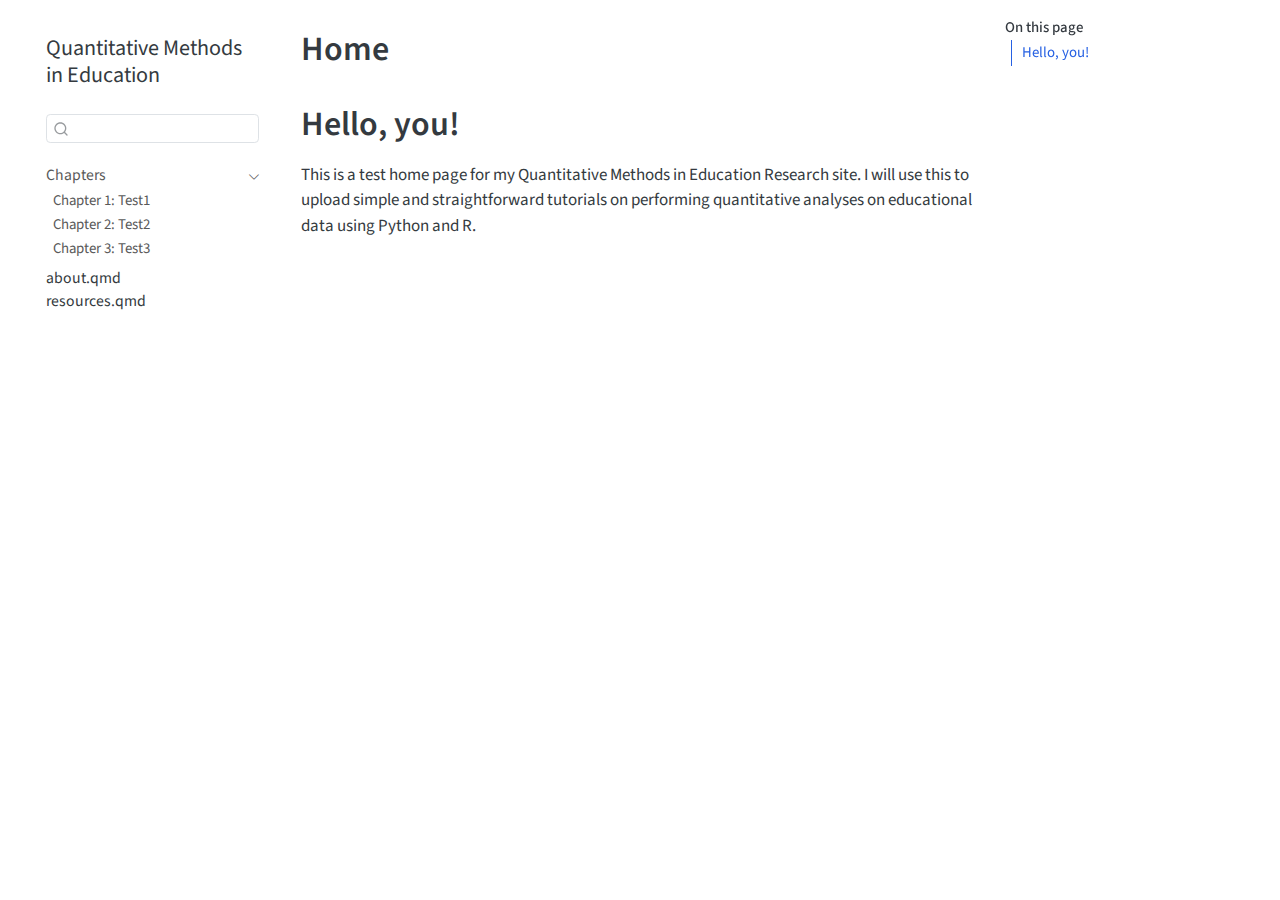
<file: docs/index.html>
<!DOCTYPE html>
<html xmlns="http://www.w3.org/1999/xhtml" lang="en" xml:lang="en"><head>

<meta charset="utf-8">
<meta name="generator" content="quarto-1.7.31">

<meta name="viewport" content="width=device-width, initial-scale=1.0, user-scalable=yes">


<title>Home – Quantitative Methods in Education</title>
<style>
code{white-space: pre-wrap;}
span.smallcaps{font-variant: small-caps;}
div.columns{display: flex; gap: min(4vw, 1.5em);}
div.column{flex: auto; overflow-x: auto;}
div.hanging-indent{margin-left: 1.5em; text-indent: -1.5em;}
ul.task-list{list-style: none;}
ul.task-list li input[type="checkbox"] {
  width: 0.8em;
  margin: 0 0.8em 0.2em -1em; /* quarto-specific, see https://github.com/quarto-dev/quarto-cli/issues/4556 */ 
  vertical-align: middle;
}
</style>


<script src="site_libs/quarto-nav/quarto-nav.js"></script>
<script src="site_libs/quarto-nav/headroom.min.js"></script>
<script src="site_libs/clipboard/clipboard.min.js"></script>
<script src="site_libs/quarto-search/autocomplete.umd.js"></script>
<script src="site_libs/quarto-search/fuse.min.js"></script>
<script src="site_libs/quarto-search/quarto-search.js"></script>
<meta name="quarto:offset" content="./">
<script src="site_libs/quarto-html/quarto.js" type="module"></script>
<script src="site_libs/quarto-html/tabsets/tabsets.js" type="module"></script>
<script src="site_libs/quarto-html/popper.min.js"></script>
<script src="site_libs/quarto-html/tippy.umd.min.js"></script>
<script src="site_libs/quarto-html/anchor.min.js"></script>
<link href="site_libs/quarto-html/tippy.css" rel="stylesheet">
<link href="site_libs/quarto-html/quarto-syntax-highlighting-e1a5c8363afafaef2c763b6775fbf3ca.css" rel="stylesheet" id="quarto-text-highlighting-styles">
<script src="site_libs/bootstrap/bootstrap.min.js"></script>
<link href="site_libs/bootstrap/bootstrap-icons.css" rel="stylesheet">
<link href="site_libs/bootstrap/bootstrap-c1fac2584b48ed01fb6e278e36375074.min.css" rel="stylesheet" append-hash="true" id="quarto-bootstrap" data-mode="light">
<script id="quarto-search-options" type="application/json">{
  "location": "sidebar",
  "copy-button": false,
  "collapse-after": 3,
  "panel-placement": "start",
  "type": "textbox",
  "limit": 50,
  "keyboard-shortcut": [
    "f",
    "/",
    "s"
  ],
  "show-item-context": false,
  "language": {
    "search-no-results-text": "No results",
    "search-matching-documents-text": "matching documents",
    "search-copy-link-title": "Copy link to search",
    "search-hide-matches-text": "Hide additional matches",
    "search-more-match-text": "more match in this document",
    "search-more-matches-text": "more matches in this document",
    "search-clear-button-title": "Clear",
    "search-text-placeholder": "",
    "search-detached-cancel-button-title": "Cancel",
    "search-submit-button-title": "Submit",
    "search-label": "Search"
  }
}</script>


</head>

<body class="nav-sidebar floating quarto-light">

<div id="quarto-search-results"></div>
  <header id="quarto-header" class="headroom fixed-top">
  <nav class="quarto-secondary-nav">
    <div class="container-fluid d-flex">
      <button type="button" class="quarto-btn-toggle btn" data-bs-toggle="collapse" role="button" data-bs-target=".quarto-sidebar-collapse-item" aria-controls="quarto-sidebar" aria-expanded="false" aria-label="Toggle sidebar navigation" onclick="if (window.quartoToggleHeadroom) { window.quartoToggleHeadroom(); }">
        <i class="bi bi-layout-text-sidebar-reverse"></i>
      </button>
        <nav class="quarto-page-breadcrumbs" aria-label="breadcrumb"><ol class="breadcrumb"><li class="breadcrumb-item">
      Quantitative Methods in Education
      </li></ol></nav>
        <a class="flex-grow-1" role="navigation" data-bs-toggle="collapse" data-bs-target=".quarto-sidebar-collapse-item" aria-controls="quarto-sidebar" aria-expanded="false" aria-label="Toggle sidebar navigation" onclick="if (window.quartoToggleHeadroom) { window.quartoToggleHeadroom(); }">      
        </a>
      <button type="button" class="btn quarto-search-button" aria-label="Search" onclick="window.quartoOpenSearch();">
        <i class="bi bi-search"></i>
      </button>
    </div>
  </nav>
</header>
<!-- content -->
<div id="quarto-content" class="quarto-container page-columns page-rows-contents page-layout-article">
<!-- sidebar -->
  <nav id="quarto-sidebar" class="sidebar collapse collapse-horizontal quarto-sidebar-collapse-item sidebar-navigation floating overflow-auto">
    <div class="pt-lg-2 mt-2 text-left sidebar-header">
    <div class="sidebar-title mb-0 py-0">
      <a href="./">Quantitative Methods in Education</a> 
    </div>
      </div>
        <div class="mt-2 flex-shrink-0 align-items-center">
        <div class="sidebar-search">
        <div id="quarto-search" class="" title="Search"></div>
        </div>
        </div>
    <div class="sidebar-menu-container"> 
    <ul class="list-unstyled mt-1">
        <li class="sidebar-item sidebar-item-section">
      <div class="sidebar-item-container"> 
            <a class="sidebar-item-text sidebar-link text-start" data-bs-toggle="collapse" data-bs-target="#quarto-sidebar-section-1" role="navigation" aria-expanded="true">
 <span class="menu-text">Chapters</span></a>
          <a class="sidebar-item-toggle text-start" data-bs-toggle="collapse" data-bs-target="#quarto-sidebar-section-1" role="navigation" aria-expanded="true" aria-label="Toggle section">
            <i class="bi bi-chevron-right ms-2"></i>
          </a> 
      </div>
      <ul id="quarto-sidebar-section-1" class="collapse list-unstyled sidebar-section depth1 show">  
          <li class="sidebar-item">
  <div class="sidebar-item-container"> 
  <a href="./chapter1.html" class="sidebar-item-text sidebar-link">
 <span class="menu-text">Chapter 1: Test1</span></a>
  </div>
</li>
          <li class="sidebar-item">
  <div class="sidebar-item-container"> 
  <a href="./chapter2.html" class="sidebar-item-text sidebar-link">
 <span class="menu-text">Chapter 2: Test2</span></a>
  </div>
</li>
          <li class="sidebar-item">
  <div class="sidebar-item-container"> 
  <a href="./chapter3.html" class="sidebar-item-text sidebar-link">
 <span class="menu-text">Chapter 3: Test3</span></a>
  </div>
</li>
      </ul>
  </li>
        <li class="sidebar-item">
 <span class="menu-text">about.qmd</span>
  </li>
        <li class="sidebar-item">
 <span class="menu-text">resources.qmd</span>
  </li>
    </ul>
    </div>
</nav>
<div id="quarto-sidebar-glass" class="quarto-sidebar-collapse-item" data-bs-toggle="collapse" data-bs-target=".quarto-sidebar-collapse-item"></div>
<!-- margin-sidebar -->
    <div id="quarto-margin-sidebar" class="sidebar margin-sidebar">
        <nav id="TOC" role="doc-toc" class="toc-active">
    <h2 id="toc-title">On this page</h2>
   
  <ul>
  <li><a href="#hello-you" id="toc-hello-you" class="nav-link active" data-scroll-target="#hello-you">Hello, you!</a></li>
  </ul>
</nav>
    </div>
<!-- main -->
<main class="content" id="quarto-document-content">

<header id="title-block-header" class="quarto-title-block default">
<div class="quarto-title">
<h1 class="title">Home</h1>
</div>



<div class="quarto-title-meta">

    
  
    
  </div>
  


</header>


<section id="hello-you" class="level1">
<h1>Hello, you!</h1>
<p>This is a test home page for my Quantitative Methods in Education Research site. I will use this to upload simple and straightforward tutorials on performing quantitative analyses on educational data using Python and R.</p>


</section>

</main> <!-- /main -->
<script id="quarto-html-after-body" type="application/javascript">
  window.document.addEventListener("DOMContentLoaded", function (event) {
    const icon = "";
    const anchorJS = new window.AnchorJS();
    anchorJS.options = {
      placement: 'right',
      icon: icon
    };
    anchorJS.add('.anchored');
    const isCodeAnnotation = (el) => {
      for (const clz of el.classList) {
        if (clz.startsWith('code-annotation-')) {                     
          return true;
        }
      }
      return false;
    }
    const onCopySuccess = function(e) {
      // button target
      const button = e.trigger;
      // don't keep focus
      button.blur();
      // flash "checked"
      button.classList.add('code-copy-button-checked');
      var currentTitle = button.getAttribute("title");
      button.setAttribute("title", "Copied!");
      let tooltip;
      if (window.bootstrap) {
        button.setAttribute("data-bs-toggle", "tooltip");
        button.setAttribute("data-bs-placement", "left");
        button.setAttribute("data-bs-title", "Copied!");
        tooltip = new bootstrap.Tooltip(button, 
          { trigger: "manual", 
            customClass: "code-copy-button-tooltip",
            offset: [0, -8]});
        tooltip.show();    
      }
      setTimeout(function() {
        if (tooltip) {
          tooltip.hide();
          button.removeAttribute("data-bs-title");
          button.removeAttribute("data-bs-toggle");
          button.removeAttribute("data-bs-placement");
        }
        button.setAttribute("title", currentTitle);
        button.classList.remove('code-copy-button-checked');
      }, 1000);
      // clear code selection
      e.clearSelection();
    }
    const getTextToCopy = function(trigger) {
        const codeEl = trigger.previousElementSibling.cloneNode(true);
        for (const childEl of codeEl.children) {
          if (isCodeAnnotation(childEl)) {
            childEl.remove();
          }
        }
        return codeEl.innerText;
    }
    const clipboard = new window.ClipboardJS('.code-copy-button:not([data-in-quarto-modal])', {
      text: getTextToCopy
    });
    clipboard.on('success', onCopySuccess);
    if (window.document.getElementById('quarto-embedded-source-code-modal')) {
      const clipboardModal = new window.ClipboardJS('.code-copy-button[data-in-quarto-modal]', {
        text: getTextToCopy,
        container: window.document.getElementById('quarto-embedded-source-code-modal')
      });
      clipboardModal.on('success', onCopySuccess);
    }
      var localhostRegex = new RegExp(/^(?:http|https):\/\/localhost\:?[0-9]*\//);
      var mailtoRegex = new RegExp(/^mailto:/);
        var filterRegex = new RegExp('/' + window.location.host + '/');
      var isInternal = (href) => {
          return filterRegex.test(href) || localhostRegex.test(href) || mailtoRegex.test(href);
      }
      // Inspect non-navigation links and adorn them if external
     var links = window.document.querySelectorAll('a[href]:not(.nav-link):not(.navbar-brand):not(.toc-action):not(.sidebar-link):not(.sidebar-item-toggle):not(.pagination-link):not(.no-external):not([aria-hidden]):not(.dropdown-item):not(.quarto-navigation-tool):not(.about-link)');
      for (var i=0; i<links.length; i++) {
        const link = links[i];
        if (!isInternal(link.href)) {
          // undo the damage that might have been done by quarto-nav.js in the case of
          // links that we want to consider external
          if (link.dataset.originalHref !== undefined) {
            link.href = link.dataset.originalHref;
          }
        }
      }
    function tippyHover(el, contentFn, onTriggerFn, onUntriggerFn) {
      const config = {
        allowHTML: true,
        maxWidth: 500,
        delay: 100,
        arrow: false,
        appendTo: function(el) {
            return el.parentElement;
        },
        interactive: true,
        interactiveBorder: 10,
        theme: 'quarto',
        placement: 'bottom-start',
      };
      if (contentFn) {
        config.content = contentFn;
      }
      if (onTriggerFn) {
        config.onTrigger = onTriggerFn;
      }
      if (onUntriggerFn) {
        config.onUntrigger = onUntriggerFn;
      }
      window.tippy(el, config); 
    }
    const noterefs = window.document.querySelectorAll('a[role="doc-noteref"]');
    for (var i=0; i<noterefs.length; i++) {
      const ref = noterefs[i];
      tippyHover(ref, function() {
        // use id or data attribute instead here
        let href = ref.getAttribute('data-footnote-href') || ref.getAttribute('href');
        try { href = new URL(href).hash; } catch {}
        const id = href.replace(/^#\/?/, "");
        const note = window.document.getElementById(id);
        if (note) {
          return note.innerHTML;
        } else {
          return "";
        }
      });
    }
    const xrefs = window.document.querySelectorAll('a.quarto-xref');
    const processXRef = (id, note) => {
      // Strip column container classes
      const stripColumnClz = (el) => {
        el.classList.remove("page-full", "page-columns");
        if (el.children) {
          for (const child of el.children) {
            stripColumnClz(child);
          }
        }
      }
      stripColumnClz(note)
      if (id === null || id.startsWith('sec-')) {
        // Special case sections, only their first couple elements
        const container = document.createElement("div");
        if (note.children && note.children.length > 2) {
          container.appendChild(note.children[0].cloneNode(true));
          for (let i = 1; i < note.children.length; i++) {
            const child = note.children[i];
            if (child.tagName === "P" && child.innerText === "") {
              continue;
            } else {
              container.appendChild(child.cloneNode(true));
              break;
            }
          }
          if (window.Quarto?.typesetMath) {
            window.Quarto.typesetMath(container);
          }
          return container.innerHTML
        } else {
          if (window.Quarto?.typesetMath) {
            window.Quarto.typesetMath(note);
          }
          return note.innerHTML;
        }
      } else {
        // Remove any anchor links if they are present
        const anchorLink = note.querySelector('a.anchorjs-link');
        if (anchorLink) {
          anchorLink.remove();
        }
        if (window.Quarto?.typesetMath) {
          window.Quarto.typesetMath(note);
        }
        if (note.classList.contains("callout")) {
          return note.outerHTML;
        } else {
          return note.innerHTML;
        }
      }
    }
    for (var i=0; i<xrefs.length; i++) {
      const xref = xrefs[i];
      tippyHover(xref, undefined, function(instance) {
        instance.disable();
        let url = xref.getAttribute('href');
        let hash = undefined; 
        if (url.startsWith('#')) {
          hash = url;
        } else {
          try { hash = new URL(url).hash; } catch {}
        }
        if (hash) {
          const id = hash.replace(/^#\/?/, "");
          const note = window.document.getElementById(id);
          if (note !== null) {
            try {
              const html = processXRef(id, note.cloneNode(true));
              instance.setContent(html);
            } finally {
              instance.enable();
              instance.show();
            }
          } else {
            // See if we can fetch this
            fetch(url.split('#')[0])
            .then(res => res.text())
            .then(html => {
              const parser = new DOMParser();
              const htmlDoc = parser.parseFromString(html, "text/html");
              const note = htmlDoc.getElementById(id);
              if (note !== null) {
                const html = processXRef(id, note);
                instance.setContent(html);
              } 
            }).finally(() => {
              instance.enable();
              instance.show();
            });
          }
        } else {
          // See if we can fetch a full url (with no hash to target)
          // This is a special case and we should probably do some content thinning / targeting
          fetch(url)
          .then(res => res.text())
          .then(html => {
            const parser = new DOMParser();
            const htmlDoc = parser.parseFromString(html, "text/html");
            const note = htmlDoc.querySelector('main.content');
            if (note !== null) {
              // This should only happen for chapter cross references
              // (since there is no id in the URL)
              // remove the first header
              if (note.children.length > 0 && note.children[0].tagName === "HEADER") {
                note.children[0].remove();
              }
              const html = processXRef(null, note);
              instance.setContent(html);
            } 
          }).finally(() => {
            instance.enable();
            instance.show();
          });
        }
      }, function(instance) {
      });
    }
        let selectedAnnoteEl;
        const selectorForAnnotation = ( cell, annotation) => {
          let cellAttr = 'data-code-cell="' + cell + '"';
          let lineAttr = 'data-code-annotation="' +  annotation + '"';
          const selector = 'span[' + cellAttr + '][' + lineAttr + ']';
          return selector;
        }
        const selectCodeLines = (annoteEl) => {
          const doc = window.document;
          const targetCell = annoteEl.getAttribute("data-target-cell");
          const targetAnnotation = annoteEl.getAttribute("data-target-annotation");
          const annoteSpan = window.document.querySelector(selectorForAnnotation(targetCell, targetAnnotation));
          const lines = annoteSpan.getAttribute("data-code-lines").split(",");
          const lineIds = lines.map((line) => {
            return targetCell + "-" + line;
          })
          let top = null;
          let height = null;
          let parent = null;
          if (lineIds.length > 0) {
              //compute the position of the single el (top and bottom and make a div)
              const el = window.document.getElementById(lineIds[0]);
              top = el.offsetTop;
              height = el.offsetHeight;
              parent = el.parentElement.parentElement;
            if (lineIds.length > 1) {
              const lastEl = window.document.getElementById(lineIds[lineIds.length - 1]);
              const bottom = lastEl.offsetTop + lastEl.offsetHeight;
              height = bottom - top;
            }
            if (top !== null && height !== null && parent !== null) {
              // cook up a div (if necessary) and position it 
              let div = window.document.getElementById("code-annotation-line-highlight");
              if (div === null) {
                div = window.document.createElement("div");
                div.setAttribute("id", "code-annotation-line-highlight");
                div.style.position = 'absolute';
                parent.appendChild(div);
              }
              div.style.top = top - 2 + "px";
              div.style.height = height + 4 + "px";
              div.style.left = 0;
              let gutterDiv = window.document.getElementById("code-annotation-line-highlight-gutter");
              if (gutterDiv === null) {
                gutterDiv = window.document.createElement("div");
                gutterDiv.setAttribute("id", "code-annotation-line-highlight-gutter");
                gutterDiv.style.position = 'absolute';
                const codeCell = window.document.getElementById(targetCell);
                const gutter = codeCell.querySelector('.code-annotation-gutter');
                gutter.appendChild(gutterDiv);
              }
              gutterDiv.style.top = top - 2 + "px";
              gutterDiv.style.height = height + 4 + "px";
            }
            selectedAnnoteEl = annoteEl;
          }
        };
        const unselectCodeLines = () => {
          const elementsIds = ["code-annotation-line-highlight", "code-annotation-line-highlight-gutter"];
          elementsIds.forEach((elId) => {
            const div = window.document.getElementById(elId);
            if (div) {
              div.remove();
            }
          });
          selectedAnnoteEl = undefined;
        };
          // Handle positioning of the toggle
      window.addEventListener(
        "resize",
        throttle(() => {
          elRect = undefined;
          if (selectedAnnoteEl) {
            selectCodeLines(selectedAnnoteEl);
          }
        }, 10)
      );
      function throttle(fn, ms) {
      let throttle = false;
      let timer;
        return (...args) => {
          if(!throttle) { // first call gets through
              fn.apply(this, args);
              throttle = true;
          } else { // all the others get throttled
              if(timer) clearTimeout(timer); // cancel #2
              timer = setTimeout(() => {
                fn.apply(this, args);
                timer = throttle = false;
              }, ms);
          }
        };
      }
        // Attach click handler to the DT
        const annoteDls = window.document.querySelectorAll('dt[data-target-cell]');
        for (const annoteDlNode of annoteDls) {
          annoteDlNode.addEventListener('click', (event) => {
            const clickedEl = event.target;
            if (clickedEl !== selectedAnnoteEl) {
              unselectCodeLines();
              const activeEl = window.document.querySelector('dt[data-target-cell].code-annotation-active');
              if (activeEl) {
                activeEl.classList.remove('code-annotation-active');
              }
              selectCodeLines(clickedEl);
              clickedEl.classList.add('code-annotation-active');
            } else {
              // Unselect the line
              unselectCodeLines();
              clickedEl.classList.remove('code-annotation-active');
            }
          });
        }
    const findCites = (el) => {
      const parentEl = el.parentElement;
      if (parentEl) {
        const cites = parentEl.dataset.cites;
        if (cites) {
          return {
            el,
            cites: cites.split(' ')
          };
        } else {
          return findCites(el.parentElement)
        }
      } else {
        return undefined;
      }
    };
    var bibliorefs = window.document.querySelectorAll('a[role="doc-biblioref"]');
    for (var i=0; i<bibliorefs.length; i++) {
      const ref = bibliorefs[i];
      const citeInfo = findCites(ref);
      if (citeInfo) {
        tippyHover(citeInfo.el, function() {
          var popup = window.document.createElement('div');
          citeInfo.cites.forEach(function(cite) {
            var citeDiv = window.document.createElement('div');
            citeDiv.classList.add('hanging-indent');
            citeDiv.classList.add('csl-entry');
            var biblioDiv = window.document.getElementById('ref-' + cite);
            if (biblioDiv) {
              citeDiv.innerHTML = biblioDiv.innerHTML;
            }
            popup.appendChild(citeDiv);
          });
          return popup.innerHTML;
        });
      }
    }
  });
  </script>
</div> <!-- /content -->




</body></html>
</file>
<file: docs/site_libs/quarto-html/tippy.css>
.tippy-box[data-animation=fade][data-state=hidden]{opacity:0}[data-tippy-root]{max-width:calc(100vw - 10px)}.tippy-box{position:relative;background-color:#333;color:#fff;border-radius:4px;font-size:14px;line-height:1.4;white-space:normal;outline:0;transition-property:transform,visibility,opacity}.tippy-box[data-placement^=top]>.tippy-arrow{bottom:0}.tippy-box[data-placement^=top]>.tippy-arrow:before{bottom:-7px;left:0;border-width:8px 8px 0;border-top-color:initial;transform-origin:center top}.tippy-box[data-placement^=bottom]>.tippy-arrow{top:0}.tippy-box[data-placement^=bottom]>.tippy-arrow:before{top:-7px;left:0;border-width:0 8px 8px;border-bottom-color:initial;transform-origin:center bottom}.tippy-box[data-placement^=left]>.tippy-arrow{right:0}.tippy-box[data-placement^=left]>.tippy-arrow:before{border-width:8px 0 8px 8px;border-left-color:initial;right:-7px;transform-origin:center left}.tippy-box[data-placement^=right]>.tippy-arrow{left:0}.tippy-box[data-placement^=right]>.tippy-arrow:before{left:-7px;border-width:8px 8px 8px 0;border-right-color:initial;transform-origin:center right}.tippy-box[data-inertia][data-state=visible]{transition-timing-function:cubic-bezier(.54,1.5,.38,1.11)}.tippy-arrow{width:16px;height:16px;color:#333}.tippy-arrow:before{content:"";position:absolute;border-color:transparent;border-style:solid}.tippy-content{position:relative;padding:5px 9px;z-index:1}
</file>
<file: docs/site_libs/quarto-html/quarto-syntax-highlighting-e1a5c8363afafaef2c763b6775fbf3ca.css>
/* quarto syntax highlight colors */
:root {
  --quarto-hl-ot-color: #003B4F;
  --quarto-hl-at-color: #657422;
  --quarto-hl-ss-color: #20794D;
  --quarto-hl-an-color: #5E5E5E;
  --quarto-hl-fu-color: #4758AB;
  --quarto-hl-st-color: #20794D;
  --quarto-hl-cf-color: #003B4F;
  --quarto-hl-op-color: #5E5E5E;
  --quarto-hl-er-color: #AD0000;
  --quarto-hl-bn-color: #AD0000;
  --quarto-hl-al-color: #AD0000;
  --quarto-hl-va-color: #111111;
  --quarto-hl-bu-color: inherit;
  --quarto-hl-ex-color: inherit;
  --quarto-hl-pp-color: #AD0000;
  --quarto-hl-in-color: #5E5E5E;
  --quarto-hl-vs-color: #20794D;
  --quarto-hl-wa-color: #5E5E5E;
  --quarto-hl-do-color: #5E5E5E;
  --quarto-hl-im-color: #00769E;
  --quarto-hl-ch-color: #20794D;
  --quarto-hl-dt-color: #AD0000;
  --quarto-hl-fl-color: #AD0000;
  --quarto-hl-co-color: #5E5E5E;
  --quarto-hl-cv-color: #5E5E5E;
  --quarto-hl-cn-color: #8f5902;
  --quarto-hl-sc-color: #5E5E5E;
  --quarto-hl-dv-color: #AD0000;
  --quarto-hl-kw-color: #003B4F;
}

/* other quarto variables */
:root {
  --quarto-font-monospace: SFMono-Regular, Menlo, Monaco, Consolas, "Liberation Mono", "Courier New", monospace;
}

/* syntax highlight based on Pandoc's rules */
pre > code.sourceCode > span {
  color: #003B4F;
}

code.sourceCode > span {
  color: #003B4F;
}

div.sourceCode,
div.sourceCode pre.sourceCode {
  color: #003B4F;
}

/* Normal */
code span {
  color: #003B4F;
}

/* Alert */
code span.al {
  color: #AD0000;
  font-style: inherit;
}

/* Annotation */
code span.an {
  color: #5E5E5E;
  font-style: inherit;
}

/* Attribute */
code span.at {
  color: #657422;
  font-style: inherit;
}

/* BaseN */
code span.bn {
  color: #AD0000;
  font-style: inherit;
}

/* BuiltIn */
code span.bu {
  font-style: inherit;
}

/* ControlFlow */
code span.cf {
  color: #003B4F;
  font-weight: bold;
  font-style: inherit;
}

/* Char */
code span.ch {
  color: #20794D;
  font-style: inherit;
}

/* Constant */
code span.cn {
  color: #8f5902;
  font-style: inherit;
}

/* Comment */
code span.co {
  color: #5E5E5E;
  font-style: inherit;
}

/* CommentVar */
code span.cv {
  color: #5E5E5E;
  font-style: italic;
}

/* Documentation */
code span.do {
  color: #5E5E5E;
  font-style: italic;
}

/* DataType */
code span.dt {
  color: #AD0000;
  font-style: inherit;
}

/* DecVal */
code span.dv {
  color: #AD0000;
  font-style: inherit;
}

/* Error */
code span.er {
  color: #AD0000;
  font-style: inherit;
}

/* Extension */
code span.ex {
  font-style: inherit;
}

/* Float */
code span.fl {
  color: #AD0000;
  font-style: inherit;
}

/* Function */
code span.fu {
  color: #4758AB;
  font-style: inherit;
}

/* Import */
code span.im {
  color: #00769E;
  font-style: inherit;
}

/* Information */
code span.in {
  color: #5E5E5E;
  font-style: inherit;
}

/* Keyword */
code span.kw {
  color: #003B4F;
  font-weight: bold;
  font-style: inherit;
}

/* Operator */
code span.op {
  color: #5E5E5E;
  font-style: inherit;
}

/* Other */
code span.ot {
  color: #003B4F;
  font-style: inherit;
}

/* Preprocessor */
code span.pp {
  color: #AD0000;
  font-style: inherit;
}

/* SpecialChar */
code span.sc {
  color: #5E5E5E;
  font-style: inherit;
}

/* SpecialString */
code span.ss {
  color: #20794D;
  font-style: inherit;
}

/* String */
code span.st {
  color: #20794D;
  font-style: inherit;
}

/* Variable */
code span.va {
  color: #111111;
  font-style: inherit;
}

/* VerbatimString */
code span.vs {
  color: #20794D;
  font-style: inherit;
}

/* Warning */
code span.wa {
  color: #5E5E5E;
  font-style: italic;
}

.prevent-inlining {
  content: "</";
}

/*# sourceMappingURL=c735b2cac6c846c1abc72f5ce1520814.css.map */
</file>
